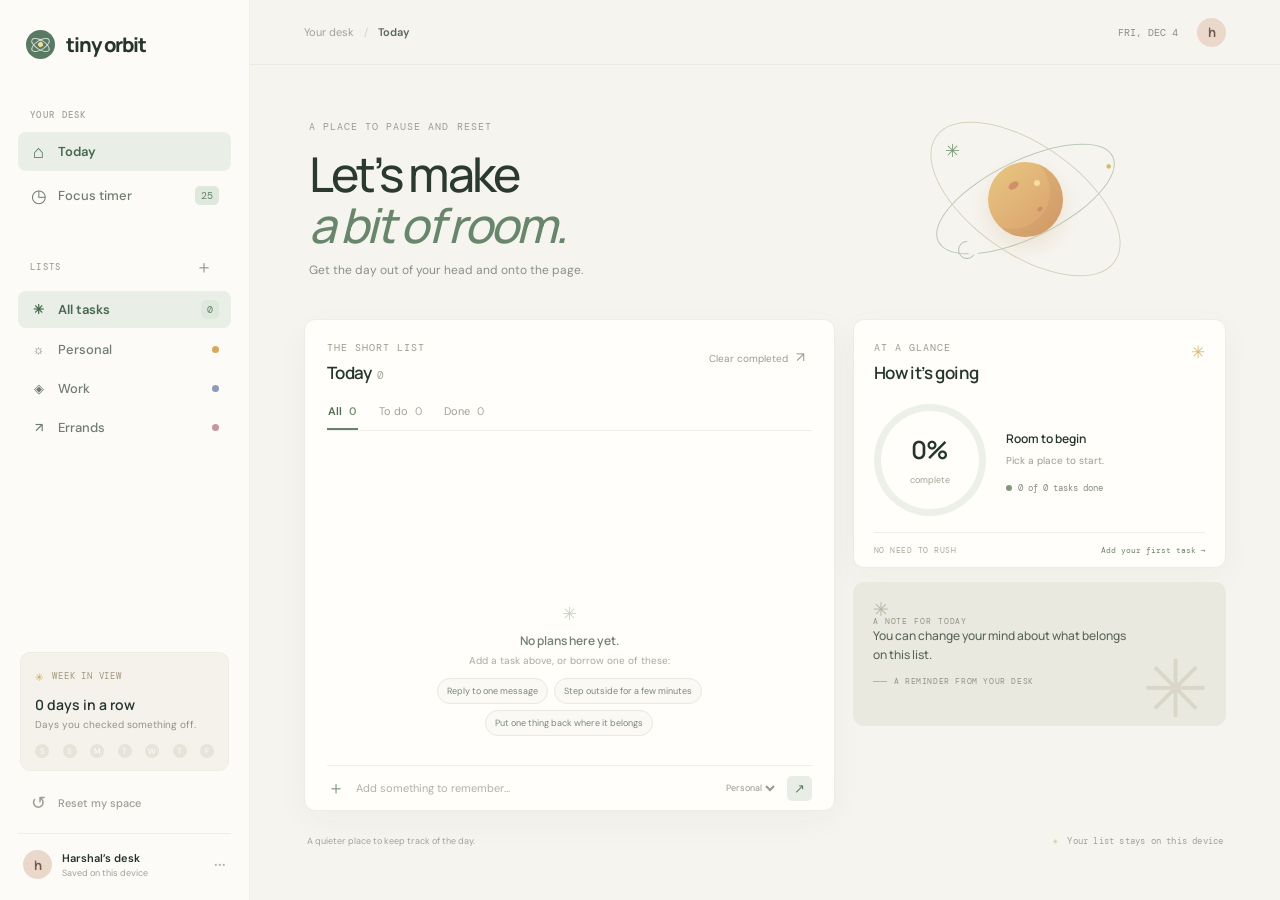
<file: index.html>
<!doctype html>
<html lang="en">
<head>
  <meta charset="utf-8">
  <meta name="viewport" content="width=device-width, initial-scale=1">
  <meta name="theme-color" content="#f6f4ef">
  <meta name="description" content="A quieter place to keep track of the day. Make a short list, focus on one thing, and pick up where you left off.">
  <title>Tiny Orbit — a quieter place for your day</title>
  <link rel="preconnect" href="https://fonts.googleapis.com">
  <link rel="preconnect" href="https://fonts.gstatic.com" crossorigin>
  <link href="https://fonts.googleapis.com/css2?family=DM+Mono:wght@400;500&family=DM+Sans:wght@400;500;600;700&family=Manrope:wght@400;500;600;700;800&display=swap" rel="stylesheet">
  <link rel="stylesheet" href="style.css">
  <script src="app.js" defer></script>
</head>
<body>
  <div class="app-shell">
    <aside class="sidebar">
      <a class="brand" href="#home" aria-label="Tiny Orbit home"><span class="brand-mark"><span></span></span><span>tiny orbit</span></a>
      <div class="side-label">YOUR DESK</div>
      <nav class="side-nav" aria-label="Main navigation">
        <a class="nav-link active" href="#home"><span class="nav-icon">⌂</span> Today</a>
        <button class="nav-link" id="focus-nav"><span class="nav-icon">◷</span> Focus timer <span class="nav-count" id="focus-count">25</span></button>
      </nav>
      <div class="side-label list-label">LISTS <button class="icon-button add-list" title="Add a list" aria-label="Add a list">＋</button></div>
      <nav class="side-nav list-nav" id="list-nav" aria-label="Task lists"></nav>
      <div class="sidebar-bottom">
        <div class="streak-card"><div class="streak-top"><span class="streak-icon">✳</span><span>WEEK IN VIEW</span></div><strong><span id="streak-number">0</span> days in a row</strong><p>Days you checked something off.</p><div class="week-dots" id="week-dots" aria-label="This week's activity"></div></div>
        <button class="nav-link quiet-reset" id="reset-data"><span class="nav-icon">↺</span> Reset my space</button>
        <div class="user-row"><div class="avatar">h</div><div><strong>Harshal’s desk</strong><span>Saved on this device</span></div><span class="more">···</span></div>
      </div>
    </aside>

    <main id="home" class="main-content">
      <header class="topbar"><div class="breadcrumb">Your desk <span>/</span> <strong>Today</strong></div><div class="topbar-right"><div class="today-label" id="today-label"></div><button class="avatar top-avatar" title="Harshal’s desk">h</button></div></header>
      <div class="content-wrap">
        <section class="welcome-row"><div><div class="eyebrow" id="greeting">A NEW DAY, AT YOUR OWN PACE</div><h1>Let’s make<br><em>a bit of room.</em></h1><p class="welcome-copy">Get the day out of your head and onto the page.</p></div><div class="hero-art" aria-hidden="true"><div class="orbit orbit-one"></div><div class="orbit orbit-two"></div><div class="planet"><span></span></div><div class="spark spark-a">✳</div><div class="spark spark-b">·</div><div class="moon"></div></div></section>

        <section class="dashboard-grid">
          <div class="tasks-panel panel">
            <div class="panel-heading"><div><div class="eyebrow">THE SHORT LIST</div><h2>Today <span class="task-total" id="task-total">0</span></h2></div><button class="text-button" id="clear-completed">Clear completed <span>↗</span></button></div>
            <div class="filter-tabs" role="group" aria-label="Filter tasks"><button class="filter-tab selected" data-filter="all">All <span id="all-count">0</span></button><button class="filter-tab" data-filter="active">To do <span id="active-count">0</span></button><button class="filter-tab" data-filter="done">Done <span id="done-count">0</span></button></div>
            <div class="task-list" id="task-list"></div>
            <div class="empty-state" id="empty-state" hidden><span>✳</span><strong>No plans here yet.</strong><p>Add a task above, or borrow one of these:</p><div class="suggestions"><button type="button" data-suggestion="Reply to one message">Reply to one message</button><button type="button" data-suggestion="Step outside for a few minutes">Step outside for a few minutes</button><button type="button" data-suggestion="Put one thing back where it belongs">Put one thing back where it belongs</button></div></div>
            <form id="task-form" class="add-task-form"><span class="add-plus">＋</span><input id="task-input" type="text" maxlength="100" placeholder="Add something to remember…" aria-label="New task"><select id="task-list-select" aria-label="Choose a list"></select><button type="submit" aria-label="Add task">↗</button></form>
          </div>
          <div class="right-column">
            <section class="progress-card panel"><div class="panel-heading"><div><div class="eyebrow">AT A GLANCE</div><h2>How it’s going</h2></div><span class="progress-spark">✳</span></div><div class="progress-body"><div class="progress-ring" id="progress-ring"><div><strong id="progress-percent">0%</strong><span>complete</span></div></div><div class="progress-copy"><strong id="progress-title">Room to begin</strong><p id="progress-caption">Pick a place to start.</p><div class="progress-stat"><span class="stat-dot"></span><span id="progress-detail">0 of 0 tasks done</span></div></div></div><div class="progress-foot"><span>NO NEED TO RUSH</span><span id="progress-remaining">Add your first task →</span></div></section>
            <section class="quote-card"><span class="quote-mark">✳</span><div class="note-label">A NOTE FOR TODAY</div><blockquote id="quote-text">You can change your mind about what belongs on this list.</blockquote><div class="quote-credit"><span></span> A REMINDER FROM YOUR DESK</div><div class="quote-decoration" aria-hidden="true">✳</div></section>
          </div>
        </section>
        <footer class="page-footer"><span>A quieter place to keep track of the day.</span><span><span class="footer-star">✳</span> Your list stays on this device</span></footer>
      </div>
    </main>
  </div>
  <div class="toast" id="toast" role="status" aria-live="polite"></div>
  <dialog id="focus-dialog" class="focus-dialog"><form method="dialog"><button class="dialog-close" aria-label="Close focus timer">×</button></form><div class="eyebrow">A SHORT PAUSE FROM EVERYTHING ELSE</div><h2>One thing at a time.</h2><p>Settle in. You can stop whenever you need.</p><div class="timer-ring"><div><strong id="timer-display">25:00</strong><span>MINUTES</span></div></div><div class="timer-controls"><button class="timer-start" id="timer-start">Start timer</button><button class="timer-reset" id="timer-reset" aria-label="Reset timer">↺</button></div><span class="timer-note">Twenty-five minutes, if that suits you.</span></dialog>
</body>
</html>
</file>
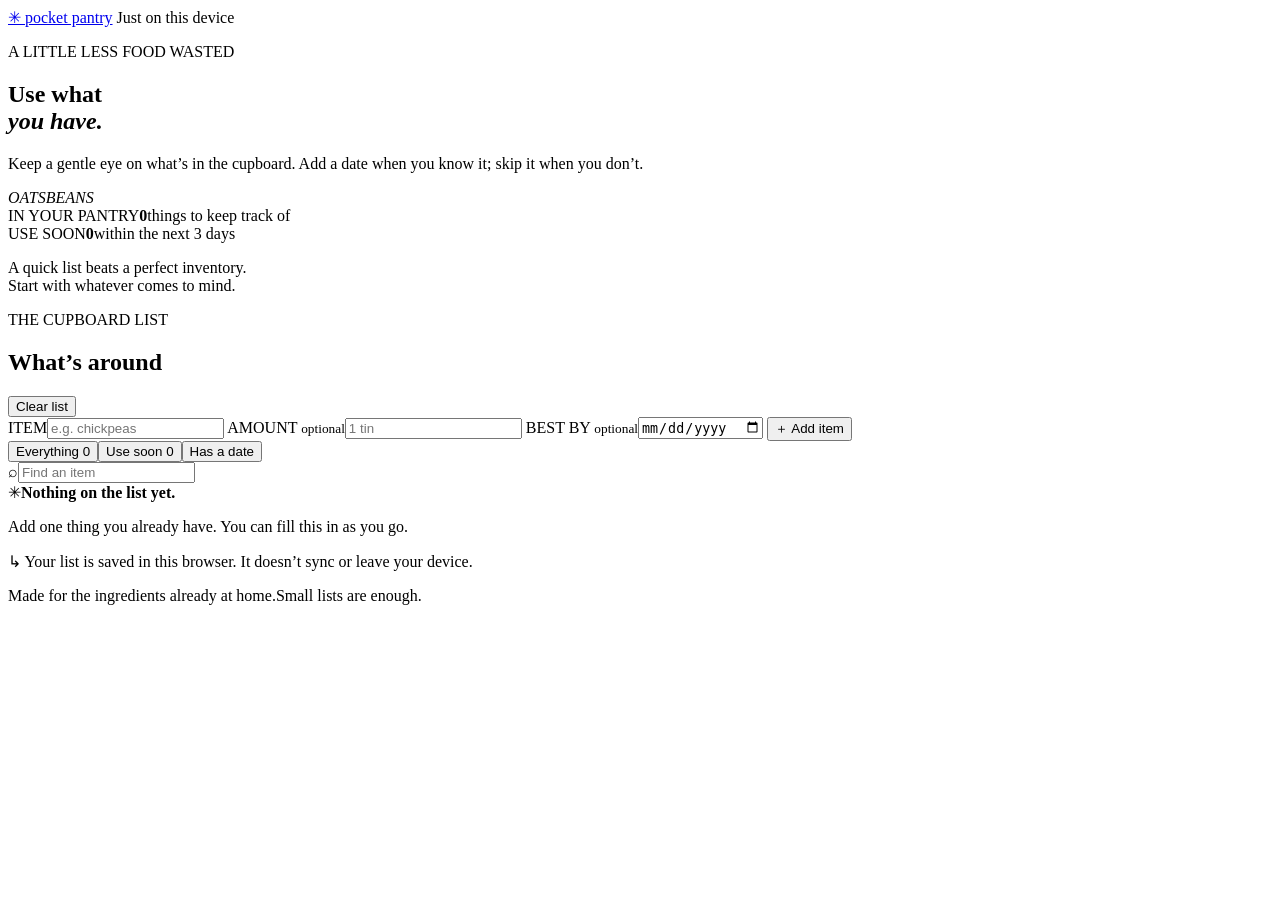
<file: pocket-pantry/index.html>
<!doctype html>
<html lang="en">
<head>
  <meta charset="utf-8">
  <meta name="viewport" content="width=device-width, initial-scale=1">
  <meta name="theme-color" content="#f7f5ef">
  <meta name="description" content="A small, private pantry list that helps you use what you already have.">
  <title>Pocket Pantry — use what you have</title>
  <link rel="stylesheet" href="style.css">
  <script src="app.js" defer></script>
</head>
<body>
  <main class="page">
    <header class="topbar">
      <a class="brand" href="#top" aria-label="Pocket Pantry home"><span class="brand-icon">✳</span> pocket pantry</a>
      <span class="privacy"><span class="privacy-dot"></span> Just on this device</span>
    </header>

    <section class="intro" id="top">
      <div class="intro-copy">
        <p class="kicker">A LITTLE LESS FOOD WASTED</p>
        <h1>Use what<br><em>you have.</em></h1>
        <p class="lede">Keep a gentle eye on what’s in the cupboard. Add a date when you know it; skip it when you don’t.</p>
      </div>
      <div class="still-life" aria-hidden="true"><span class="sun"></span><span class="jar jar-one"><i>OATS</i></span><span class="jar jar-two"><i>BEANS</i></span><span class="leaf leaf-one"></span><span class="leaf leaf-two"></span><span class="table"></span></div>
    </section>

    <section class="summary" aria-label="Pantry overview">
      <div><span class="summary-label">IN YOUR PANTRY</span><strong id="item-count">0</strong><span class="summary-note">things to keep track of</span></div>
      <div class="summary-divider"></div>
      <div><span class="summary-label">USE SOON</span><strong id="soon-count">0</strong><span class="summary-note">within the next 3 days</span></div>
      <p class="summary-aside">A quick list beats a perfect inventory.<br>Start with whatever comes to mind.</p>
    </section>

    <section class="pantry panel">
      <div class="section-heading"><div><p class="kicker">THE CUPBOARD LIST</p><h2>What’s around</h2></div><button class="quiet-button" id="clear-all" type="button">Clear list</button></div>
      <form class="add-form" id="item-form">
        <label class="field item-field"><span>ITEM</span><input id="item-name" name="name" maxlength="50" placeholder="e.g. chickpeas" autocomplete="off" required></label>
        <label class="field"><span>AMOUNT <small>optional</small></span><input id="item-amount" name="amount" maxlength="24" placeholder="1 tin"></label>
        <label class="field"><span>BEST BY <small>optional</small></span><input id="item-date" name="date" type="date"></label>
        <button class="add-button" type="submit"><span>＋</span> Add item</button>
      </form>
      <div class="list-toolbar"><div class="filters" role="group" aria-label="Filter pantry items"><button class="filter active" type="button" data-filter="all">Everything <span id="all-count">0</span></button><button class="filter" type="button" data-filter="soon">Use soon <span id="filter-soon-count">0</span></button><button class="filter" type="button" data-filter="dated">Has a date</button></div><label class="search"><span aria-hidden="true">⌕</span><input id="search" type="search" placeholder="Find an item" aria-label="Find an item"></label></div>
      <div class="item-list" id="item-list" aria-live="polite"></div>
      <div class="empty" id="empty-state"><span class="empty-mark">✳</span><strong>Nothing on the list yet.</strong><p>Add one thing you already have. You can fill this in as you go.</p></div>
      <p class="storage-note"><span>↳</span> Your list is saved in this browser. It doesn’t sync or leave your device.</p>
    </section>
    <footer><span>Made for the ingredients already at home.</span><span>Small lists are enough.</span></footer>
  </main>
  <div class="toast" id="toast" role="status" aria-live="polite"></div>
</body>
</html>
</file>
<file: style.css>
:root{--paper:#f6f4ef;--white:#fffefa;--ink:#25352d;--muted:#929a91;--line:#efeee8;--green:#567864;--green-dark:#3f6550;--mint:#e8eee6;--sage:#d8e5d7;--yellow:#f1d88f;--coral:#d8977d;--purple:#c9c3d9;--shadow:0 10px 35px rgba(48,63,52,.035);font-family:'DM Sans',sans-serif;color:var(--ink)}*{box-sizing:border-box}body{margin:0;background:var(--paper);min-height:100vh}.app-shell{min-height:100vh;display:grid;grid-template-columns:250px 1fr}.sidebar{background:#fcfbf8;border-right:1px solid var(--line);padding:29px 18px 18px;display:flex;flex-direction:column;min-height:100vh;position:sticky;top:0;height:100vh}.brand{display:flex;align-items:center;gap:11px;margin:1px 0 50px 8px;text-decoration:none;color:var(--ink);font:800 20px 'Manrope',sans-serif;letter-spacing:-1.1px}.brand-mark{width:29px;height:29px;border-radius:50%;background:#587a63;display:grid;place-items:center;position:relative}.brand-mark:before,.brand-mark:after,.brand-mark span{content:'';position:absolute;border:1px solid rgba(255,255,255,.72);border-radius:50%;width:19px;height:8px;transform:rotate(-32deg)}.brand-mark:after{transform:rotate(32deg)}.brand-mark span{width:5px;height:5px;background:#f2dc99;border:0}.side-label{font:500 9px 'DM Mono',monospace;letter-spacing:1.3px;color:#a3a59b;padding:0 12px;margin-bottom:11px}.side-nav{display:grid;gap:4px}.nav-link{border:0;background:transparent;text-decoration:none;color:#707b71;display:flex;align-items:center;gap:11px;padding:11px 12px;border-radius:8px;font:500 13px 'DM Sans',sans-serif;text-align:left;cursor:pointer;width:100%;transition:.18s}.nav-link:hover{background:#f4f3ee;color:var(--ink)}.nav-link.active{background:#e9eee7;color:#47684f;font-weight:600}.nav-icon{font-size:18px;line-height:14px;width:17px;text-align:center}.nav-count{margin-left:auto;background:#dfe8dc;color:#67816a;border-radius:5px;padding:3px 6px;font:10px 'DM Mono',monospace}.list-label{margin-top:38px;display:flex;justify-content:space-between;align-items:center}.icon-button{border:0;background:none;color:#929a91;font-size:18px;cursor:pointer;border-radius:5px}.icon-button:hover{background:#efeee8}.list-nav .nav-link{padding-top:9px;padding-bottom:9px}.list-emoji{font-size:13px;width:17px;text-align:center}.list-dot{margin-left:auto;width:7px;height:7px;border-radius:50%}.sidebar-bottom{margin-top:auto}.streak-card{background:#f4f2eb;border:1px solid #eeece3;border-radius:10px;padding:14px 14px 12px;margin:0 2px 14px}.streak-top{display:flex;gap:8px;align-items:center;color:#a09980;font:9px 'DM Mono',monospace;letter-spacing:.8px}.streak-icon{color:#d1a94f;font-size:14px}.streak-card strong{display:block;margin:10px 0 4px;font:600 14px 'Manrope',sans-serif}.streak-card p{margin:0;color:#91938a;font-size:10px}.week-dots{display:flex;justify-content:space-between;margin-top:13px}.week-dots span{width:14px;height:14px;border-radius:50%;background:#e6e3d8;display:grid;place-items:center;color:#fff;font-size:8px}.week-dots span.active{background:#839d80}.quiet-reset{font-size:11px;color:#9a9e94}.user-row{border-top:1px solid var(--line);margin-top:12px;padding:16px 5px 3px;display:flex;align-items:center;gap:10px}.avatar{width:29px;height:29px;display:grid;place-items:center;border-radius:50%;background:#ead8cb;color:#725b4e;font:700 13px 'Manrope',sans-serif}.user-row strong,.user-row span{display:block}.user-row strong{font-size:11px;font-weight:600}.user-row div:nth-child(2) span{font-size:9px;color:#a1a299;margin-top:2px}.user-row .more{margin-left:auto;color:#aaa;font-size:18px}.main-content{min-width:0}.topbar{height:65px;border-bottom:1px solid #ebe9e1;display:flex;align-items:center;justify-content:space-between;padding:0 5.2%;color:#a0a296;font-size:11px}.breadcrumb{display:flex;gap:10px;align-items:center}.breadcrumb strong{color:#58665b;font-weight:600}.breadcrumb>span{color:#d4d2c9}.topbar-right{display:flex;align-items:center;gap:19px}.today-label{font:10px 'DM Mono',monospace;color:#898d80}.top-avatar{border:0;cursor:pointer}.content-wrap{max-width:1210px;margin:0 auto;padding:36px 5.2% 22px}.welcome-row{min-height:211px;display:flex;align-items:center;justify-content:space-between;padding:0 5px 15px}.eyebrow{font:10px 'DM Mono',monospace;color:#989d8e;letter-spacing:1.05px}.welcome-row h1{font:500 clamp(35px,4vw,48px)/1.07 'Manrope',sans-serif;letter-spacing:-2.7px;margin:15px 0 12px;color:#2a3a30}.welcome-row h1 em{font-weight:500;color:#68866b}.welcome-copy{font-size:12px;color:#899186;margin:0}.hero-art{width:265px;height:190px;position:relative;margin-right:7%;display:grid;place-items:center}.planet{width:75px;height:75px;border-radius:50%;background:linear-gradient(140deg,#e8c780,#d89d6d);position:absolute;box-shadow:inset -13px -8px 0 rgba(155,105,70,.12),0 9px 20px #d7c09a55}.planet:before,.planet:after{content:'';position:absolute;background:#c98265;border-radius:50%;width:11px;height:7px;left:20px;top:20px;transform:rotate(-35deg);opacity:.75}.planet:after{width:6px;height:4px;left:49px;top:45px}.planet span{position:absolute;background:#f5de9f;border-radius:50%;width:6px;height:6px;left:46px;top:18px}.orbit{border:1px solid #bac8b5;position:absolute;border-radius:50%;width:195px;height:78px;transform:rotate(-26deg)}.orbit-two{width:219px;height:110px;transform:rotate(35deg);border-color:#d8d1bc}.spark{position:absolute;color:#829b7d}.spark-a{font-size:18px;left:52px;top:35px}.spark-b{font-size:40px;right:46px;top:35px;color:#d9b96a}.moon{width:18px;height:18px;border:1px solid #aebea8;border-radius:50%;position:absolute;left:65px;bottom:35px}.moon:after{content:'';position:absolute;background:var(--paper);width:16px;height:16px;left:6px;top:-3px;border-radius:50%}.dashboard-grid{display:grid;grid-template-columns:minmax(0,1.28fr) minmax(290px,.9fr);gap:18px;margin-top:7px}.panel{background:var(--white);border:1px solid #eeece6;border-radius:11px;box-shadow:var(--shadow)}.tasks-panel{padding:21px 22px 0;min-height:424px;position:relative}.panel-heading{display:flex;align-items:flex-start;justify-content:space-between}.panel-heading h2{font:600 17px 'Manrope',sans-serif;letter-spacing:-.4px;margin:7px 0 0}.task-total{font:11px 'DM Mono',monospace;color:#a7aa9d;margin-left:3px}.text-button{background:none;border:0;color:#9a9d91;font:10px 'DM Sans',sans-serif;cursor:pointer;padding:7px}.text-button span{font-size:14px;margin-left:5px}.text-button:hover{color:var(--green)}.filter-tabs{display:flex;gap:20px;border-bottom:1px solid var(--line);margin-top:20px}.filter-tab{padding:0 1px 10px;border:0;border-bottom:2px solid transparent;background:none;color:#a0a195;font:11px 'DM Sans',sans-serif;cursor:pointer}.filter-tab span{margin-left:4px;color:#aaa}.filter-tab.selected{border-bottom-color:#66836a;color:#506c54;font-weight:600}.filter-tab.selected span{color:#80947c}.task-list{min-height:146px}.task-row{display:flex;align-items:center;gap:12px;padding:14px 3px;border-bottom:1px solid #f2f1ec;animation:appear .2s ease}.task-row:last-child{border-bottom:0}.check-task{width:17px;height:17px;border:1px solid #c9cec2;border-radius:5px;background:transparent;cursor:pointer;display:grid;place-items:center;flex:none;color:white;transition:.15s}.check-task:hover{border-color:#718d70}.task-row.done .check-task{background:#799275;border-color:#799275}.task-row.done .check-task:after{content:'✓';font-size:11px}.task-name{font-size:12px;color:#59665b;flex:1;line-height:1.4;cursor:pointer}.task-row.done .task-name{text-decoration:line-through;color:#aeb1a8}.task-tag{border-radius:4px;padding:4px 7px;font:9px 'DM Mono',monospace;color:#71866d;background:#eff2e9;white-space:nowrap}.task-tag.work{color:#9a785d;background:#f5eee4}.task-tag.life{color:#8e799c;background:#f0edf4}.task-delete{border:0;background:none;color:#c5c7be;cursor:pointer;font-size:15px;opacity:0;padding:3px}.task-row:hover .task-delete{opacity:1}.task-delete:hover{color:#bd7c68}.add-task-form{height:45px;border-top:1px solid var(--line);display:flex;align-items:center;gap:9px}.add-plus{font-size:18px;color:#849880}.add-task-form input{border:0;outline:0;background:transparent;flex:1;min-width:0;font:11px 'DM Sans',sans-serif;color:var(--ink)}.add-task-form input::placeholder{color:#b0b2a8}.add-task-form select{border:0;outline:0;background:transparent;color:#95998e;font:9px 'DM Sans',sans-serif;max-width:95px}.add-task-form button{border:0;background:#e8eee6;color:#637c63;border-radius:5px;width:25px;height:25px;cursor:pointer}.add-task-form button:hover{background:#d8e4d7}.empty-state{min-height:140px;display:flex;align-items:center;justify-content:center;flex-direction:column;color:#a7ab9f;text-align:center}.empty-state[hidden]{display:none}.empty-state>span{font-size:23px;color:#c7d3c3;margin-bottom:8px}.empty-state strong{font:600 12px 'Manrope',sans-serif;color:#718073}.empty-state p{font-size:10px;margin:5px 0;max-width:220px;line-height:1.5}.right-column{display:grid;gap:14px;align-content:start}.progress-card{padding:21px 20px 0}.progress-spark{color:#d5ba70;font-size:17px}.progress-body{display:flex;align-items:center;gap:20px;padding:20px 0 16px}.progress-ring{width:112px;height:112px;border-radius:50%;display:grid;place-items:center;background:conic-gradient(#81977d 0deg,#81977d 0deg,#edf0e9 0deg,#edf0e9 360deg);position:relative;flex:none}.progress-ring:before{content:'';position:absolute;inset:7px;background:var(--white);border-radius:50%}.progress-ring>div{z-index:1;text-align:center}.progress-ring strong{font:600 25px 'Manrope',sans-serif;letter-spacing:-1px;display:block}.progress-ring span{font-size:9px;color:#a0a397}.progress-copy>strong{font:600 12px 'Manrope',sans-serif}.progress-copy>p{font-size:10px;line-height:1.5;color:#9a9e92;margin:5px 0 14px}.progress-stat{display:flex;align-items:center;gap:6px;font:9px 'DM Mono',monospace;color:#868d80}.stat-dot{width:6px;height:6px;border-radius:50%;background:#82987c}.progress-foot{height:35px;border-top:1px solid var(--line);display:flex;align-items:center;justify-content:space-between;font:8px 'DM Mono',monospace;letter-spacing:.5px;color:#aaa99c}.progress-foot span:last-child{color:#71856d;letter-spacing:0}.quote-card{border-radius:11px;background:#eae9df;min-height:144px;padding:18px 20px;position:relative;overflow:hidden}.quote-mark{color:#b7b5a4;font:42px Georgia,serif;line-height:20px}.quote-card blockquote{font:500 12px/1.55 'Manrope',sans-serif;color:#58665a;margin:1px 0 12px;max-width:260px;position:relative;z-index:1}.quote-credit{font:8px 'DM Mono',monospace;letter-spacing:.6px;color:#929487;display:flex;gap:7px;align-items:center}.quote-credit span{width:14px;height:1px;background:#b4b5a7}.quote-decoration{position:absolute;right:17px;bottom:-16px;color:#dad7c8;font-size:80px}.page-footer{padding:24px 3px 0;display:flex;justify-content:space-between;color:#a2a397;font-size:9px}.page-footer>span:last-child{font:9px 'DM Mono',monospace;letter-spacing:.2px}.footer-star{color:#d2b96e;margin-right:4px}.toast{position:fixed;bottom:25px;left:50%;transform:translate(-50%,15px);background:#34473a;color:#fff;padding:10px 16px;border-radius:8px;font-size:11px;opacity:0;pointer-events:none;transition:.22s;box-shadow:0 6px 20px #26362d22}.toast.show{opacity:1;transform:translate(-50%,0)}.focus-dialog{width:min(420px,calc(100% - 32px));padding:38px 34px 30px;border:1px solid #eceae2;border-radius:16px;background:#fcfbf8;color:var(--ink);box-shadow:0 30px 100px #293a2b35;text-align:center}.focus-dialog::backdrop{background:#26332cb0;backdrop-filter:blur(4px)}.dialog-close{position:absolute;right:16px;top:12px;border:0;background:none;color:#999;font-size:23px;cursor:pointer}.focus-dialog h2{font:600 26px 'Manrope',sans-serif;letter-spacing:-1px;margin:9px 0}.focus-dialog>p{font-size:12px;color:#93978b;margin:0}.timer-ring{width:180px;height:180px;margin:27px auto 23px;border-radius:50%;border:1px solid #d7e0d3;display:grid;place-items:center;position:relative}.timer-ring:before,.timer-ring:after{content:'';position:absolute;border:1px solid #e6e8df;border-radius:50%;inset:8px}.timer-ring:after{inset:-8px;border-color:#eeeee8}.timer-ring strong{font:500 37px 'DM Mono',monospace;letter-spacing:-2px;display:block}.timer-ring span{font:8px 'DM Mono',monospace;letter-spacing:1px;color:#a1a496}.timer-controls{display:flex;justify-content:center;gap:10px}.timer-start{border:0;background:#587a63;color:white;border-radius:7px;padding:11px 23px;font:600 11px 'DM Sans',sans-serif;cursor:pointer}.timer-start:hover{background:#476a53}.timer-reset{width:38px;border:1px solid #e7e7de;background:transparent;border-radius:7px;color:#80917e;font-size:18px;cursor:pointer}.timer-note{display:block;color:#a4a69b;font-size:10px;margin-top:19px}@keyframes appear{from{opacity:0;transform:translateY(4px)}to{opacity:1;transform:translateY(0)}}
@media(max-width:1050px){.app-shell{grid-template-columns:215px 1fr}.sidebar{padding-left:14px;padding-right:14px}.content-wrap{padding-left:4%;padding-right:4%}.dashboard-grid{grid-template-columns:minmax(0,1.15fr) minmax(270px,.85fr);gap:13px}.hero-art{margin-right:0;transform:scale(.88)}}
@media(max-width:760px){.app-shell{display:block}.sidebar{position:relative;height:auto;min-height:0;width:100%;padding:14px 18px;border-right:0;border-bottom:1px solid var(--line);display:flex;flex-direction:row;align-items:center;justify-content:space-between}.brand{margin:0;font-size:18px}.brand-mark{width:26px;height:26px}.side-label,.sidebar .side-nav,.sidebar-bottom{display:none}.main-content{width:100%}.topbar{height:52px;padding:0 20px}.content-wrap{padding:24px 20px}.welcome-row{min-height:185px}.welcome-row h1{font-size:38px}.hero-art{width:180px;transform:scale(.78);transform-origin:center right;margin-right:-15px}.dashboard-grid{grid-template-columns:1fr}.right-column{grid-template-columns:1fr 1fr;align-items:stretch}.progress-body{gap:13px}.progress-ring{width:90px;height:90px}.progress-ring strong{font-size:21px}.quote-card{min-height:100%}.page-footer{padding-top:18px}}
@media(max-width:520px){.topbar{padding:0 17px}.today-label{font-size:9px}.content-wrap{padding:20px 15px}.welcome-row{min-height:155px;align-items:flex-start;padding-top:8px}.welcome-row h1{font-size:34px;letter-spacing:-2px;margin-top:12px}.welcome-copy{font-size:10px;max-width:245px;line-height:1.5}.hero-art{position:absolute;right:0;margin-top:7px;opacity:.48;transform:scale(.6);transform-origin:top right;width:160px;pointer-events:none}.dashboard-grid{margin-top:8px}.tasks-panel{padding:18px 15px 0;min-height:400px}.panel-heading h2{font-size:16px}.text-button{font-size:9px}.filter-tabs{gap:18px}.task-name{font-size:11px}.task-tag{font-size:8px}.right-column{grid-template-columns:1fr}.progress-card{padding:18px 17px 0}.progress-body{justify-content:flex-start;padding:16px 0 13px}.progress-ring{width:100px;height:100px}.quote-card{min-height:135px}.page-footer{font-size:8px}.page-footer>span:last-child{font-size:8px}}
@media(prefers-reduced-motion:reduce){*,*::before,*::after{animation-duration:.01ms!important;animation-iteration-count:1!important;scroll-behavior:auto!important;transition-duration:.01ms!important}}
.empty-state{padding:13px 8px 17px;min-height:188px}.empty-state>span{font-size:18px;margin-bottom:6px}.empty-state strong{font-size:12px}.empty-state p{margin:4px 0 10px}.suggestions{display:flex;flex-wrap:wrap;justify-content:center;gap:6px;max-width:410px}.suggestions button{border:1px solid #e8e9e0;background:#faf9f5;border-radius:20px;padding:6px 9px;color:#7c8779;font:9px 'DM Sans',sans-serif;cursor:pointer;transition:.15s}.suggestions button:hover{border-color:#bdcabb;background:#f0f3ec;color:#536e56}.note-label{font:8px 'DM Mono',monospace;letter-spacing:.9px;color:#939587;margin-top:-5px}.quote-mark{font-family:'DM Sans',sans-serif;font-size:19px;margin-bottom:4px}
</file>
<file: pocket-pantry/style.css>
@import url('https://fonts.googleapis.com/css2?family=DM+Mono:wght@400;
  500&family=DM+Sans:wght@400;
  500;
  600;
  700&family=Fraunces:opsz,wght@9..144,500;
  9..144,600&display=swap');
  
:root {
  color-scheme:light;
  --paper:#f7f5ef;
  --ink:#283b32;
  --muted:#778079;
  --line:#e4e3d9;
  --green:#617b67;
  --pale:#e7eee4;
  --orange:#c57e51;
  --serif:'Fraunces',Georgia,serif;
  --sans:'DM Sans',Arial,sans-serif;
  --mono:'DM Mono',monospace
}
* {
  box-sizing:border-box
}
body {
  margin:0;
  background:var(--paper);
  color:var(--ink);
  font-family:var(--sans);
  font-size:14px
}
.page {
  width:min(940px,calc(100% - 40px));
  margin:0 auto
}
.topbar {
  height:76px;
  display:flex;
  align-items:center;
  justify-content:space-between;
  border-bottom:1px solid var(--line)
}
.brand {
  text-decoration:none;
  color:var(--ink);
  font-size:15px;
  font-weight:700;
  letter-spacing:-.04em;
  display:flex;
  align-items:center;
  gap:9px
}
.brand-icon {
  font-size:21px;
  color:var(--green)
}
.privacy {
  font-size:11px;
  color:var(--muted);
  display:flex;
  align-items:center;
  gap:7px
}
.privacy-dot {
  width:7px;
  height:7px;
  border-radius:50%;
  background:#87a17d
}
.intro {
  display:flex;
  align-items:center;
  justify-content:space-between;
  min-height:310px;
  padding:36px 4px 27px
}
.intro-copy {
  max-width:480px;
  position:relative;
  z-index:1
}
.kicker,.summary-label,.field>span,.note-label {
  font:500 10px var(--mono);
  letter-spacing:.1em;
  color:var(--green)
}
h1 {
  font:500 clamp(48px,7vw,72px)/.98 var(--serif);
  letter-spacing:-.055em;
  margin:17px 0 15px
}
h1 em {
  font-style:italic;
  color:var(--green)
}
.lede {
  max-width:365px;
  color:#69746c;
  line-height:1.7;
  font-size:14px;
  margin:0
}
.still-life {
  width:270px;
  height:220px;
  position:relative;
  flex:none;
  margin-right:45px
}
.sun {
  position:absolute;
  width:158px;
  height:158px;
  background:#e8e5d6;
  border-radius:50%;
  right:15px;
  top:5px
}
.jar {
  position:absolute;
  bottom:22px;
  border:1px solid #87967d;
  border-radius:8px 8px 14px 14px;
  background:linear-gradient(180deg,#f3eee0 0 18%,#d7c99f 18% 100%);
  width:72px;
  height:119px;
  z-index:2;
  box-shadow:8px 8px 0 #dddccf
}
.jar:before {
  content:'';
  position:absolute;
  top:-9px;
  left:15px;
  width:40px;
  height:12px;
  border-radius:4px;
  background:#788673
}
.jar i {
  position:absolute;
  top:49px;
  left:0;
  right:0;
  text-align:center;
  font:9px var(--mono);
  letter-spacing:.1em;
  color:#66715f;
  font-style:normal
}
.jar-one {
  left:62px;
  transform:rotate(-4deg)
}
.jar-two {
  left:137px;
  bottom:18px;
  height:98px;
  background:linear-gradient(180deg,#f1ebdf 0 22%,#cbb79a 22% 100%);
  transform:rotate(5deg)
}
.leaf {
  position:absolute;
  z-index:3;
  width:49px;
  height:20px;
  border-radius:100% 0 100% 0;
  background:#819279
}
.leaf-one {
  right:11px;
  bottom:53px;
  transform:rotate(-27deg)
}
.leaf-two {
  right:41px;
  bottom:37px;
  transform:rotate(10deg) scale(.8);
  background:#a0a786
}
.table {
  position:absolute;
  bottom:12px;
  left:37px;
  width:200px;
  height:2px;
  background:#b8b6a8
}
.summary {
  display:flex;
  align-items:center;
  gap:27px;
  padding:21px 25px;
  background:#eeede5;
  border:1px solid #e8e7dd;
  border-radius:12px;
  margin-bottom:24px
}
.summary>div:first-child,.summary>div:nth-child(3) {
  display:grid;
  grid-template-columns:auto;
  gap:3px;
  min-width:120px
}
.summary-label {
  font-size:9px;
  color:#8a9188
}
.summary strong {
  font:500 28px var(--serif);
  letter-spacing:-.04em
}
.summary-note {
  font-size:11px;
  color:var(--muted)
}
.summary-divider {
  height:44px;
  width:1px;
  background:#d9d9ce
}
.summary-aside {
  margin:0 0 0 auto;
  font:italic 15px/1.5 var(--serif);
  color:#69746c
}
.panel {
  background:#fffefa;
  border:1px solid #ebe9e0;
  border-radius:13px;
  box-shadow:0 5px 20px #3b4a3610
}
.pantry {
  padding:28px 30px 19px
}
.section-heading {
  display:flex;
  justify-content:space-between;
  align-items:center
}
.section-heading .kicker {
  margin:0 0 7px;
  font-size:9px
}
.section-heading h2 {
  font:500 28px var(--serif);
  letter-spacing:-.04em;
  margin:0
}
.quiet-button {
  border:0;
  background:none;
  color:#828980;
  font:12px var(--sans);
  text-decoration:underline;
  text-decoration-color:#c9cbc2;
  text-underline-offset:3px;
  cursor:pointer
}
.quiet-button:hover {
  color:#ae6845
}
.add-form {
  display:grid;
  grid-template-columns:1.3fr .8fr .8fr auto;
  align-items:end;
  gap:10px;
  margin:24px 0 20px;
  padding:13px;
  background:#f7f6f0;
  border:1px solid #eeede5;
  border-radius:10px
}
.field {
  display:flex;
  flex-direction:column;
  gap:7px;
  min-width:0
}
.field>span {
  font-size:8px;
  color:#818980
}
.field small {
  font:400 8px var(--mono);
  letter-spacing:0;
  color:#a4a9a0
}
.field input {
  height:36px;
  border:0;
  border-bottom:1px solid #ddded5;
  background:transparent;
  padding:0 1px;
  color:var(--ink);
  font:13px var(--sans);
  outline:none;
  min-width:0
}
.field input:focus {
  border-bottom-color:var(--green)
}
.field input::placeholder {
  color:#aeb3aa
}
.add-button {
  height:36px;
  border:0;
  border-radius:6px;
  background:var(--green);
  padding:0 13px;
  color:#fff;
  font:600 12px var(--sans);
  cursor:pointer;
  white-space:nowrap
}
.add-button:hover {
  background:#4f6955
}
.add-button span {
  font-size:16px;
  vertical-align:-1px;
  margin-right:3px
}
.list-toolbar {
  display:flex;
  justify-content:space-between;
  align-items:center;
  border-bottom:1px solid var(--line);
  padding:0 0 11px;
  gap:12px
}
.filters {
  display:flex;
  gap:5px
}
.filter {
  border:0;
  background:transparent;
  color:#7a8279;
  padding:7px 9px;
  border-radius:6px;
  font:11px var(--sans);
  cursor:pointer
}
.filter span {
  margin-left:4px;
  color:#9ca39a
}
.filter.active {
  background:#edf1ea;
  color:#4d684f
}
.filter.active span {
  color:#69806b
}
.search {
  display:flex;
  align-items:center;
  gap:7px;
  color:#859087
}
.search>span {
  font-size:19px
}
.search input {
  border:0;
  background:transparent;
  width:120px;
  outline:none;
  font:11px var(--sans);
  color:var(--ink)
}
.search input::placeholder {
  color:#9ba198
}
.item-list {
  min-height:60px
}
.item-row {
  display:grid;
  grid-template-columns:1fr 100px 130px 32px;
  align-items:center;
  gap:10px;
  min-height:58px;
  border-bottom:1px solid #efeee8;
  animation:arrive .22s ease-out
}
.item-main {
  display:flex;
  align-items:center;
  gap:10px;
  min-width:0
}
.item-glyph {
  width:29px;
  height:29px;
  border-radius:9px;
  background:#f1efe5;
  color:#7e8a70;
  display:grid;
  place-items:center;
  font-size:14px;
  flex:none
}
.item-name {
  font-size:13px;
  font-weight:600;
  overflow:hidden;
  text-overflow:ellipsis;
  white-space:nowrap
}
.item-amount {
  font-size:11px;
  color:#92988f;
  white-space:nowrap
}
.date-pill {
  justify-self:start;
  font:10px var(--mono);
  color:#69746c;
  background:#f2f2ed;
  padding:6px 8px;
  border-radius:5px
}
.date-pill.soon {
  background:#f8eee6;
  color:#ae6743
}
.date-pill.today {
  background:#f5e5dc;
  color:#a44c31
}
.date-pill.none {
  background:transparent;
  color:#abb0a8;
  padding-left:0
}
.remove {
  width:28px;
  height:28px;
  border:0;
  background:none;
  color:#a3a79f;
  border-radius:5px;
  font-size:18px;
  cursor:pointer
}
.remove:hover {
  background:#f6e9e3;
  color:#ae6743
}
.empty {
  text-align:center;
  padding:29px 10px 27px;
  display:none
}
.empty.visible {
  display:block
}
.empty-mark {
  display:block;
  color:#92a185;
  font-size:20px;
  margin-bottom:7px
}
.empty strong {
  font:500 17px var(--serif)
}
.empty p {
  color:#899087;
  font-size:11px;
  margin:6px 0 0
}
.storage-note {
  border-top:1px solid var(--line);
  padding-top:14px;
  margin:11px 0 0;
  color:#9a9f96;
  font-size:10px
}
.storage-note span {
  color:#87957f;
  margin-right:5px
}
footer {
  display:flex;
  justify-content:space-between;
  padding:22px 3px 32px;
  color:#999f96;
  font-size:10px
}
.toast {
  position:fixed;
  bottom:24px;
  left:50%;
  transform:translate(-50%,14px);
  padding:11px 16px;
  border-radius:8px;
  background:#31443a;
  color:white;
  font-size:12px;
  opacity:0;
  pointer-events:none;
  transition:all .2s
}
.toast.show {
  opacity:1;
  transform:translate(-50%,0)
}
@keyframes arrive {
  from {
  opacity:0;
  transform:translateY(4px)
}
to {
  opacity:1;
  transform:translateY(0)
}

}
@media(max-width:700px) {
  .page {
  width:min(100% - 28px,540px)
}
.intro {
  min-height:280px;
  padding:35px 2px 25px
}
.still-life {
  width:185px;
  height:172px;
  margin-right:-15px;
  transform:scale(.8);
  transform-origin:center right
}
.intro-copy {
  max-width:65%
}
.summary {
  gap:15px;
  padding:18px
}
.summary>div:first-child,.summary>div:nth-child(3) {
  min-width:98px
}
.summary-aside {
  display:none
}
.pantry {
  padding:23px 18px 16px
}
.add-form {
  grid-template-columns:1fr 1fr;
  gap:12px
}
.item-field {
  grid-column:1/-1
}
.add-button {
  grid-column:1/-1
}
.list-toolbar {
  align-items:flex-start;
  flex-direction:column
}
.search {
  width:100%;
  border-top:1px solid #efeee8;
  padding-top:8px
}
.search input {
  width:100%
}
.item-row {
  grid-template-columns:1fr 74px 28px;
  gap:5px
}
.item-amount {
  display:none
}
.date-pill {
  font-size:9px;
  padding:6px
}
.filter {
  padding:7px 6px;
  font-size:10px
}
footer {
  gap:10px;
  font-size:9px
}

}
@media(max-width:390px) {
  .still-life {
  margin-left:-35px;
  opacity:.75
}
.intro-copy {
  max-width:72%
}
.summary {
  gap:10px;
  padding:15px
}
.summary>div:first-child,.summary>div:nth-child(3) {
  min-width:88px
}
.summary-note {
  font-size:10px
}
.filters {
  width:100%;
  justify-content:space-between
}

}

@media(prefers-reduced-motion:reduce) {
  *,*::before,*::after {
  animation-duration:.01ms!important;
  animation-iteration-count:1!important;
  scroll-behavior:auto!important;
  transition-duration:.01ms!important
}

}
</file>
